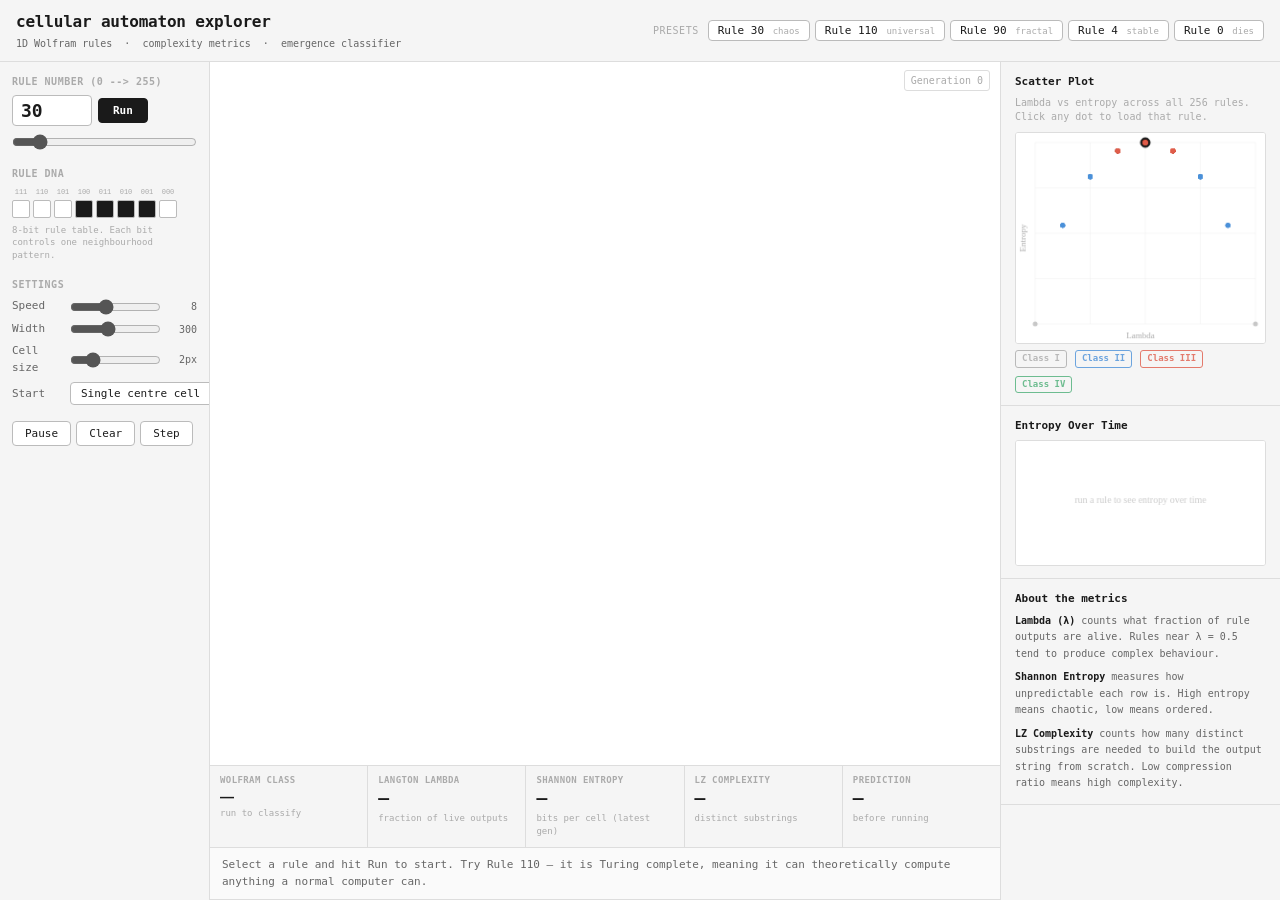
<file: index.html>
<!DOCTYPE html>
<html lang="en">
<head>
  <meta charset="UTF-8" />
  <meta name="viewport" content="width=device-width, initial-scale=1.0" />
  <title>cellular automaton explorer</title>
  <link rel="stylesheet" href="style.css" />
</head>
<body>

<div id="page">

  <header>
    <div id="header-left">
      <h1>cellular automaton explorer</h1>
      <p class="tagline">1D Wolfram rules &nbsp;·&nbsp; complexity metrics &nbsp;·&nbsp; emergence classifier</p>
    </div>
    <div id="header-right">
      <div class="preset-group">
        <span class="preset-label">Presets</span>
        <button class="preset-btn" data-rule="30">Rule 30 <span class="preset-note">chaos</span></button>
        <button class="preset-btn" data-rule="110">Rule 110 <span class="preset-note">universal</span></button>
        <button class="preset-btn" data-rule="90">Rule 90 <span class="preset-note">fractal</span></button>
        <button class="preset-btn" data-rule="4">Rule 4 <span class="preset-note">stable</span></button>
        <button class="preset-btn" data-rule="0">Rule 0 <span class="preset-note">dies</span></button>
      </div>
    </div>
  </header>

  <div id="main-layout">

    <aside id="controls">

      <section class="control-block">
        <label class="control-label">rule number (0 --> 255)</label>
        <div class="rule-input-row">
          <input type="number" id="rule-input" min="0" max="255" value="30" />
          <button id="run-btn">Run</button>
        </div>
        <input type="range" id="rule-slider" min="0" max="255" value="30" />
      </section>

      <section class="control-block">
        <label class="control-label">Rule DNA</label>
        <div id="rule-dna"></div>
        <p class="dna-caption">8-bit rule table. Each bit controls one neighbourhood pattern.</p>
      </section>

      <section class="control-block">
        <label class="control-label">Settings</label>
        <div class="setting-row">
          <span>Speed</span>
          <input type="range" id="speed-slider" min="1" max="20" value="8" />
          <span id="speed-val">8</span>
        </div>
        <div class="setting-row">
          <span>Width</span>
          <input type="range" id="width-slider" min="100" max="600" value="300" step="50" />
          <span id="width-val">300</span>
        </div>
        <div class="setting-row">
          <span>Cell size</span>
          <input type="range" id="cell-slider" min="1" max="6" value="2" />
          <span id="cell-val">2px</span>
        </div>
        <div class="setting-row">
          <span>Start</span>
          <select id="init-select">
            <option value="single">Single centre cell</option>
            <option value="random">Random</option>
            <option value="pattern">Alternating</option>
          </select>
        </div>
      </section>

      <section class="control-block">
        <div class="btn-row">
          <button id="pause-btn">Pause</button>
          <button id="clear-btn">Clear</button>
          <button id="step-btn">Step</button>
        </div>
      </section>

    </aside>

    <div id="centre">

      <div id="canvas-wrap">
        <canvas id="ca-canvas"></canvas>
        <div id="gen-counter">Generation <span id="gen-num">0</span></div>
      </div>

      <div id="metrics-row">
        <div class="metric-card" id="card-class">
          <div class="metric-title">Wolfram Class</div>
          <div class="metric-val" id="val-class">—</div>
          <div class="metric-sub" id="sub-class">run to classify</div>
        </div>
        <div class="metric-card">
          <div class="metric-title">Langton Lambda</div>
          <div class="metric-val" id="val-lambda">—</div>
          <div class="metric-sub" id="sub-lambda">fraction of live outputs</div>
        </div>
        <div class="metric-card">
          <div class="metric-title">Shannon Entropy</div>
          <div class="metric-val" id="val-entropy">—</div>
          <div class="metric-sub" id="sub-entropy">bits per cell (latest gen)</div>
        </div>
        <div class="metric-card">
          <div class="metric-title">LZ complexity</div>
          <div class="metric-val" id="val-lz">—</div>
          <div class="metric-sub" id="sub-lz">distinct substrings</div>
        </div>
        <div class="metric-card">
          <div class="metric-title">Prediction</div>
          <div class="metric-val" id="val-pred">—</div>
          <div class="metric-sub" id="sub-pred">before running</div>
        </div>
      </div>

      <div id="explanation-box">
        <div id="explanation-text">Select a rule and hit Run to start. Try Rule 110 — it is Turing complete, meaning it can theoretically compute anything a normal computer can.</div>
      </div>

    </div>

    <div id="right-panel">

      <section class="panel-block">
        <h3>Scatter Plot</h3>
        <p class="panel-caption">Lambda vs entropy across all 256 rules. Click any dot to load that rule.</p>
        <canvas id="scatter-canvas" width="260" height="220"></canvas>
        <div id="scatter-legend">
          <span class="leg-item class-I">Class I</span>
          <span class="leg-item class-II">Class II</span>
          <span class="leg-item class-III">Class III</span>
          <span class="leg-item class-IV">Class IV</span>
        </div>
      </section>

      <section class="panel-block">
        <h3>Entropy Over Time</h3>
        <canvas id="entropy-canvas" width="260" height="130"></canvas>
      </section>

      <section class="panel-block">
        <h3>About the metrics</h3>
        <div class="info-text">
          <p><strong>Lambda (λ)</strong> counts what fraction of rule outputs are alive. Rules near λ = 0.5 tend to produce complex behaviour.</p>
          <p><strong>Shannon Entropy</strong> measures how unpredictable each row is. High entropy means chaotic, low means ordered.</p>
          <p><strong>LZ Complexity</strong> counts how many distinct substrings are needed to build the output string from scratch. Low compression ratio means high complexity.</p>
        </div>
      </section>

    </div>

  </div>

</div>

<script src="metrics.js"></script>
<script src="main.js"></script>
</body>
</html>
</file>
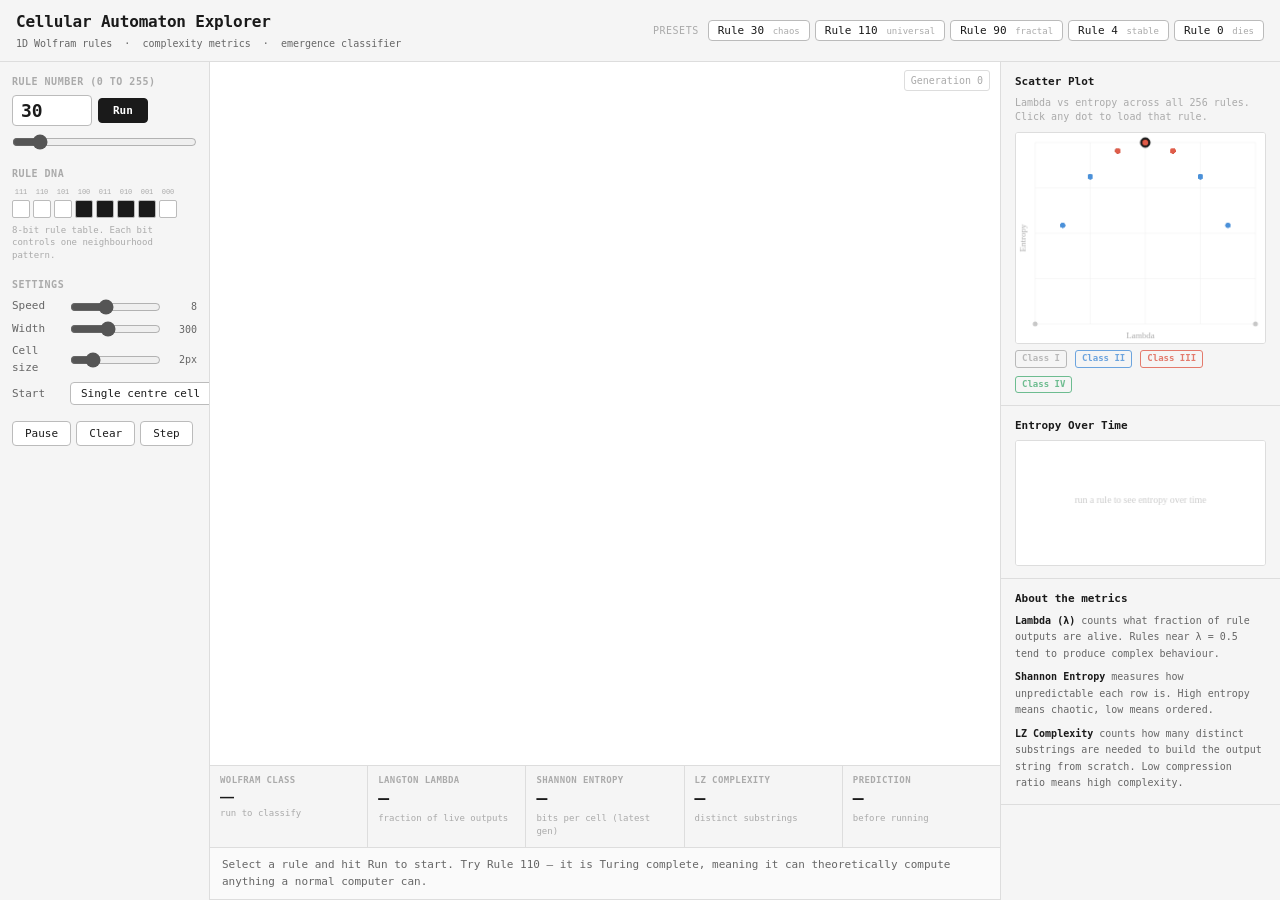
<file: index (10).html>
<!DOCTYPE html>
<html lang="en">
<head>
  <meta charset="UTF-8" />
  <meta name="viewport" content="width=device-width, initial-scale=1.0" />
  <title>Cellular Automaton Explorer</title>
  <link rel="stylesheet" href="style.css" />
</head>
<body>

<div id="page">

  <header>
    <div id="header-left">
      <h1>Cellular Automaton Explorer</h1>
      <p class="tagline">1D Wolfram rules &nbsp;·&nbsp; complexity metrics &nbsp;·&nbsp; emergence classifier</p>
    </div>
    <div id="header-right">
      <div class="preset-group">
        <span class="preset-label">Presets</span>
        <button class="preset-btn" data-rule="30">Rule 30 <span class="preset-note">chaos</span></button>
        <button class="preset-btn" data-rule="110">Rule 110 <span class="preset-note">universal</span></button>
        <button class="preset-btn" data-rule="90">Rule 90 <span class="preset-note">fractal</span></button>
        <button class="preset-btn" data-rule="4">Rule 4 <span class="preset-note">stable</span></button>
        <button class="preset-btn" data-rule="0">Rule 0 <span class="preset-note">dies</span></button>
      </div>
    </div>
  </header>

  <div id="main-layout">

    <aside id="controls">

      <section class="control-block">
        <label class="control-label">Rule number (0 to 255)</label>
        <div class="rule-input-row">
          <input type="number" id="rule-input" min="0" max="255" value="30" />
          <button id="run-btn">Run</button>
        </div>
        <input type="range" id="rule-slider" min="0" max="255" value="30" />
      </section>

      <section class="control-block">
        <label class="control-label">Rule DNA</label>
        <div id="rule-dna"></div>
        <p class="dna-caption">8-bit rule table. Each bit controls one neighbourhood pattern.</p>
      </section>

      <section class="control-block">
        <label class="control-label">Settings</label>
        <div class="setting-row">
          <span>Speed</span>
          <input type="range" id="speed-slider" min="1" max="20" value="8" />
          <span id="speed-val">8</span>
        </div>
        <div class="setting-row">
          <span>Width</span>
          <input type="range" id="width-slider" min="100" max="600" value="300" step="50" />
          <span id="width-val">300</span>
        </div>
        <div class="setting-row">
          <span>Cell size</span>
          <input type="range" id="cell-slider" min="1" max="6" value="2" />
          <span id="cell-val">2px</span>
        </div>
        <div class="setting-row">
          <span>Start</span>
          <select id="init-select">
            <option value="single">Single centre cell</option>
            <option value="random">Random</option>
            <option value="pattern">Alternating</option>
          </select>
        </div>
      </section>

      <section class="control-block">
        <div class="btn-row">
          <button id="pause-btn">Pause</button>
          <button id="clear-btn">Clear</button>
          <button id="step-btn">Step</button>
        </div>
      </section>

    </aside>

    <div id="centre">

      <div id="canvas-wrap">
        <canvas id="ca-canvas"></canvas>
        <div id="gen-counter">Generation <span id="gen-num">0</span></div>
      </div>

      <div id="metrics-row">
        <div class="metric-card" id="card-class">
          <div class="metric-title">Wolfram Class</div>
          <div class="metric-val" id="val-class">—</div>
          <div class="metric-sub" id="sub-class">run to classify</div>
        </div>
        <div class="metric-card">
          <div class="metric-title">Langton Lambda</div>
          <div class="metric-val" id="val-lambda">—</div>
          <div class="metric-sub" id="sub-lambda">fraction of live outputs</div>
        </div>
        <div class="metric-card">
          <div class="metric-title">Shannon Entropy</div>
          <div class="metric-val" id="val-entropy">—</div>
          <div class="metric-sub" id="sub-entropy">bits per cell (latest gen)</div>
        </div>
        <div class="metric-card">
          <div class="metric-title">LZ Complexity</div>
          <div class="metric-val" id="val-lz">—</div>
          <div class="metric-sub" id="sub-lz">distinct substrings</div>
        </div>
        <div class="metric-card">
          <div class="metric-title">Prediction</div>
          <div class="metric-val" id="val-pred">—</div>
          <div class="metric-sub" id="sub-pred">before running</div>
        </div>
      </div>

      <div id="explanation-box">
        <div id="explanation-text">Select a rule and hit Run to start. Try Rule 110 — it is Turing complete, meaning it can theoretically compute anything a normal computer can.</div>
      </div>

    </div>

    <div id="right-panel">

      <section class="panel-block">
        <h3>Scatter Plot</h3>
        <p class="panel-caption">Lambda vs entropy across all 256 rules. Click any dot to load that rule.</p>
        <canvas id="scatter-canvas" width="260" height="220"></canvas>
        <div id="scatter-legend">
          <span class="leg-item class-I">Class I</span>
          <span class="leg-item class-II">Class II</span>
          <span class="leg-item class-III">Class III</span>
          <span class="leg-item class-IV">Class IV</span>
        </div>
      </section>

      <section class="panel-block">
        <h3>Entropy Over Time</h3>
        <canvas id="entropy-canvas" width="260" height="130"></canvas>
      </section>

      <section class="panel-block">
        <h3>About the metrics</h3>
        <div class="info-text">
          <p><strong>Lambda (λ)</strong> counts what fraction of rule outputs are alive. Rules near λ = 0.5 tend to produce complex behaviour.</p>
          <p><strong>Shannon Entropy</strong> measures how unpredictable each row is. High entropy means chaotic, low means ordered.</p>
          <p><strong>LZ Complexity</strong> counts how many distinct substrings are needed to build the output string from scratch. Low compression ratio means high complexity.</p>
        </div>
      </section>

    </div>

  </div>

</div>

<script src="metrics.js"></script>
<script src="main.js"></script>
</body>
</html>
</file>
<file: style.css>
*, *::before, *::after {
  box-sizing: border-box;
  margin: 0;
  padding: 0;
}

:root {
  --bg: #ffffff;
  --bg-panel: #f5f5f5;
  --bg-card: #efefef;
  --border: #ddd;
  --border-dark: #bbb;
  --text: #1a1a1a;
  --text-muted: #666;
  --text-faint: #aaa;
  --accent: #1a1a1a;

  --class-I:   #aaaaaa;
  --class-II:  #4a90d9;
  --class-III: #e05c4a;
  --class-IV:  #4caf77;
}

html, body {
  height: 100%;
  background: var(--bg);
}

body {
  font-family: 'JetBrains Mono', 'Consolas', monospace;
  font-size: 12px;
  color: var(--text);
  line-height: 1.5;
}

#page {
  display: flex;
  flex-direction: column;
  height: 100vh;
  overflow: hidden;
}

header {
  display: flex;
  align-items: center;
  justify-content: space-between;
  flex-wrap: wrap;
  gap: 10px;
  padding: 10px 16px;
  border-bottom: 1px solid var(--border);
  background: var(--bg-panel);
  flex-shrink: 0;
}

header h1 {
  font-size: 16px;
  font-weight: 700;
  letter-spacing: -0.2px;
}

.tagline {
  font-size: 10px;
  color: var(--text-muted);
  margin-top: 2px;
}

.preset-group {
  display: flex;
  align-items: center;
  gap: 5px;
  flex-wrap: wrap;
}

.preset-label {
  font-size: 10px;
  color: var(--text-faint);
  text-transform: uppercase;
  letter-spacing: 0.5px;
  margin-right: 4px;
}

.preset-btn {
  font-family: inherit;
  font-size: 11px;
  padding: 3px 9px;
  border: 1px solid var(--border-dark);
  border-radius: 4px;
  background: white;
  cursor: pointer;
  color: var(--text);
  transition: background 0.1s;
}

.preset-btn:hover { background: var(--bg-card); }

.preset-btn .preset-note {
  font-size: 9px;
  color: var(--text-faint);
  margin-left: 2px;
}

#main-layout {
  display: flex;
  flex: 1;
  overflow: hidden;
  gap: 0;
}

aside#controls {
  width: 210px;
  flex-shrink: 0;
  border-right: 1px solid var(--border);
  background: var(--bg-panel);
  overflow-y: auto;
  padding: 12px 12px;
  display: flex;
  flex-direction: column;
  gap: 16px;
}

.control-block {
  display: flex;
  flex-direction: column;
  gap: 6px;
}

.control-label {
  font-size: 10px;
  font-weight: 700;
  text-transform: uppercase;
  letter-spacing: 0.5px;
  color: var(--text-faint);
}

.rule-input-row {
  display: flex;
  gap: 6px;
  align-items: center;
}

input[type="number"] {
  font-family: inherit;
  font-size: 18px;
  font-weight: 700;
  width: 80px;
  padding: 4px 8px;
  border: 1px solid var(--border-dark);
  border-radius: 4px;
  background: white;
  color: var(--text);
}

input[type="range"] {
  width: 100%;
  accent-color: #555;
  cursor: pointer;
}

#rule-slider { margin-top: 2px; }

button {
  font-family: inherit;
  font-size: 11px;
  padding: 5px 12px;
  border: 1px solid var(--border-dark);
  border-radius: 4px;
  background: white;
  cursor: pointer;
  color: var(--text);
  transition: background 0.1s, transform 0.08s;
}

button:hover  { background: var(--bg-card); }
button:active { transform: scale(0.97); }

#run-btn {
  font-weight: 700;
  background: #1a1a1a;
  color: white;
  border-color: #1a1a1a;
  padding: 5px 14px;
}

#run-btn:hover { background: #333; }

.btn-row {
  display: flex;
  gap: 5px;
  flex-wrap: wrap;
}

.setting-row {
  display: flex;
  align-items: center;
  gap: 6px;
  font-size: 11px;
  color: var(--text-muted);
}

.setting-row span:first-child { width: 52px; flex-shrink: 0; }
.setting-row span:last-child  { width: 30px; text-align: right; flex-shrink: 0; font-size: 10px; }
.setting-row input[type="range"] { flex: 1; }

select {
  font-family: inherit;
  font-size: 11px;
  padding: 3px 6px;
  border: 1px solid var(--border-dark);
  border-radius: 4px;
  background: white;
  color: var(--text);
  cursor: pointer;
  flex: 1;
}

#rule-dna {
  display: flex;
  gap: 3px;
  flex-wrap: wrap;
}

.dna-bit {
  display: flex;
  flex-direction: column;
  align-items: center;
  gap: 2px;
}

.dna-neighbourhood {
  font-size: 7px;
  color: var(--text-faint);
  font-family: 'Courier New', monospace;
  letter-spacing: 0;
}

.dna-cell {
  width: 18px;
  height: 18px;
  border-radius: 2px;
  border: 1px solid var(--border-dark);
  transition: background 0.2s;
}

.dna-cell.alive  { background: #1a1a1a; }
.dna-cell.dead   { background: #ffffff; }

.dna-caption {
  font-size: 9px;
  color: var(--text-faint);
  line-height: 1.4;
}

#centre {
  flex: 1;
  display: flex;
  flex-direction: column;
  overflow: hidden;
  min-width: 0;
}

#canvas-wrap {
  flex: 1;
  overflow: auto;
  background: #ffffff;
  position: relative;
  border-bottom: 1px solid var(--border);
}

#ca-canvas {
  display: block;
  image-rendering: pixelated;
}

#gen-counter {
  position: absolute;
  top: 8px;
  right: 10px;
  font-size: 10px;
  color: var(--text-faint);
  background: rgba(255,255,255,0.8);
  padding: 2px 6px;
  border-radius: 3px;
  border: 1px solid var(--border);
  pointer-events: none;
}

#metrics-row {
  display: flex;
  gap: 0;
  border-bottom: 1px solid var(--border);
  flex-shrink: 0;
}

.metric-card {
  flex: 1;
  padding: 8px 10px;
  border-right: 1px solid var(--border);
  background: var(--bg-panel);
}

.metric-card:last-child { border-right: none; }

.metric-title {
  font-size: 9px;
  font-weight: 700;
  text-transform: uppercase;
  letter-spacing: 0.4px;
  color: var(--text-faint);
  margin-bottom: 2px;
}

.metric-val {
  font-size: 18px;
  font-weight: 700;
  color: var(--text);
  line-height: 1.2;
  font-family: 'Courier New', monospace;
}

.metric-sub {
  font-size: 9px;
  color: var(--text-faint);
  margin-top: 1px;
}

#card-class .metric-val { font-family: 'Verdana', sans-serif; font-size: 14px; }

.class-label-I   { color: var(--class-I);   }
.class-label-II  { color: var(--class-II);  }
.class-label-III { color: var(--class-III); }
.class-label-IV  { color: var(--class-IV);  }

#explanation-box {
  padding: 8px 12px;
  background: #fafafa;
  border-bottom: 1px solid var(--border);
  flex-shrink: 0;
}

#explanation-text {
  font-size: 11px;
  color: var(--text-muted);
  line-height: 1.6;
}

#right-panel {
  width: 280px;
  flex-shrink: 0;
  border-left: 1px solid var(--border);
  background: var(--bg-panel);
  overflow-y: auto;
  display: flex;
  flex-direction: column;
  gap: 0;
}

.panel-block {
  padding: 12px 14px;
  border-bottom: 1px solid var(--border);
}

.panel-block h3 {
  font-size: 11px;
  font-weight: 700;
  margin-bottom: 5px;
  color: var(--text);
}

.panel-caption {
  font-size: 10px;
  color: var(--text-faint);
  margin-bottom: 8px;
  line-height: 1.4;
}

#scatter-canvas, #entropy-canvas {
  display: block;
  border: 1px solid var(--border);
  border-radius: 3px;
  background: white;
  cursor: crosshair;
  width: 100%;
  height: auto;
}

#scatter-legend {
  display: flex;
  gap: 8px;
  margin-top: 6px;
  flex-wrap: wrap;
}

.leg-item {
  font-size: 9px;
  font-weight: 700;
  padding: 1px 6px;
  border-radius: 3px;
  border: 1px solid currentColor;
  opacity: 0.8;
}

.leg-item.class-I   { color: var(--class-I);   }
.leg-item.class-II  { color: var(--class-II);  }
.leg-item.class-III { color: var(--class-III); }
.leg-item.class-IV  { color: var(--class-IV);  }

.info-text {
  font-size: 10px;
  color: var(--text-muted);
  line-height: 1.65;
  display: flex;
  flex-direction: column;
  gap: 7px;
}

.info-text strong { color: var(--text); }
</file>
